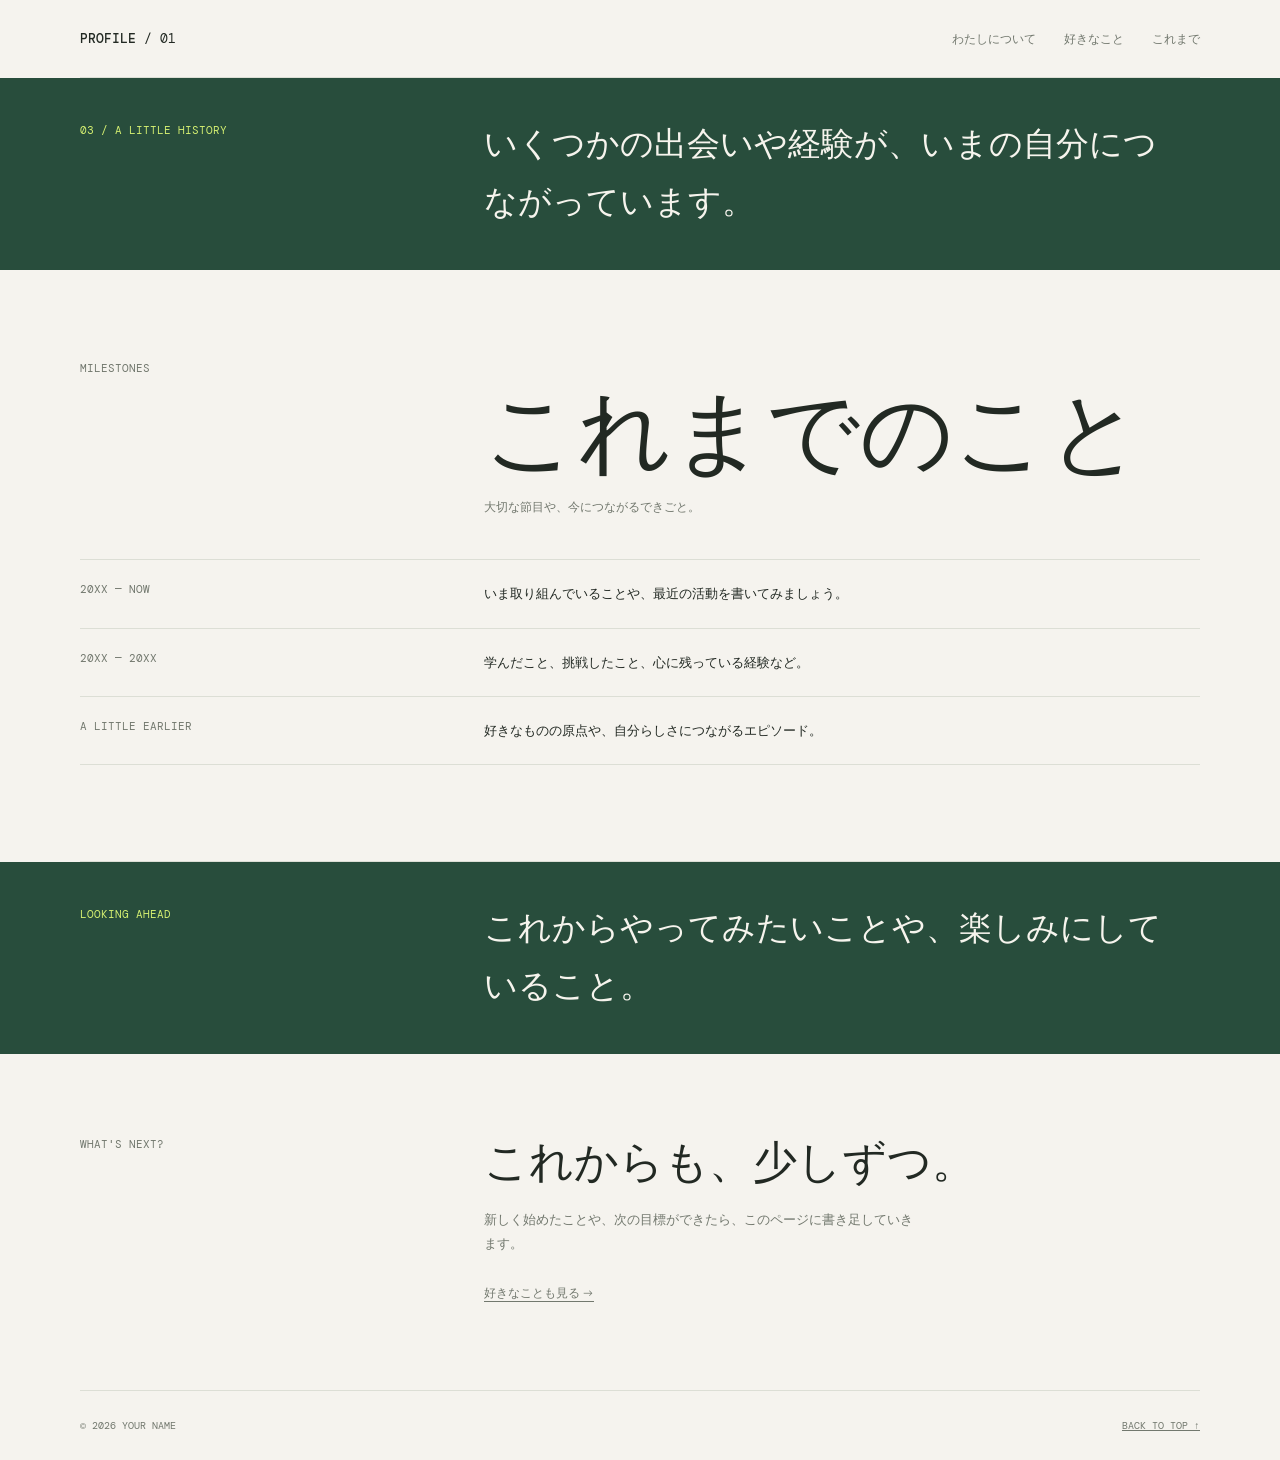
<file: history.html>
<!doctype html>
<html lang="ja">
<head>
	<meta charset="utf-8">
	<meta name="viewport" content="width=device-width, initial-scale=1">
	<meta name="theme-color" content="#f5f3ee">
	<meta name="description" content="これまでの経験や大切な節目を紹介します。">
	<title>これまで | 自己紹介</title>
	<link rel="preconnect" href="https://fonts.googleapis.com">
	<link rel="preconnect" href="https://fonts.gstatic.com" crossorigin>
	<link href="https://fonts.googleapis.com/css2?family=DM+Mono:wght@400;500&family=Manrope:wght@400;500;600;700;800&display=swap" rel="stylesheet">
	<link rel="stylesheet" href="main.css">
</head>
<body>
	<header class="page topbar">
		<a class="wordmark" href="index.html#top" aria-label="トップページへ"><strong>PROFILE</strong> / 01</a>
		<nav aria-label="メインナビゲーション"><a href="about.html">わたしについて</a><a href="interests.html">好きなこと</a><a href="history.html" aria-current="page">これまで</a></nav>
	</header>
	<main id="top">
		<section class="intro-band"><div class="page intro-inner"><div class="section-index">03 / A LITTLE HISTORY</div><p>いくつかの出会いや経験が、いまの自分につながっています。</p></div></section>
		<section class="page content-section">
			<div class="section-heading"><div class="section-index">MILESTONES</div><div><h1>これまでのこと</h1><p class="section-subtitle">大切な節目や、今につながるできごと。</p></div></div>
			<div class="timeline">
				<div class="timeline-row"><div class="meta">20XX — NOW</div><p>いま取り組んでいることや、最近の活動を書いてみましょう。</p></div>
				<div class="timeline-row"><div class="meta">20XX — 20XX</div><p>学んだこと、挑戦したこと、心に残っている経験など。</p></div>
				<div class="timeline-row"><div class="meta">A LITTLE EARLIER</div><p>好きなものの原点や、自分らしさにつながるエピソード。</p></div>
			</div>
		</section>
		<section class="intro-band"><div class="page intro-inner"><div class="section-index">LOOKING AHEAD</div><p>これからやってみたいことや、楽しみにしていること。</p></div></section>
		<section class="page contact-section"><div class="section-index">WHAT'S NEXT?</div><div class="contact-content"><h2>これからも、少しずつ。</h2><p>新しく始めたことや、次の目標ができたら、このページに書き足していきます。</p><a class="text-link" href="interests.html">好きなことも見る →</a></div></section>
	</main>
	<footer class="page"><span>© 2026 YOUR NAME</span><a href="#top">BACK TO TOP ↑</a></footer>
</body>
</html>
</file>
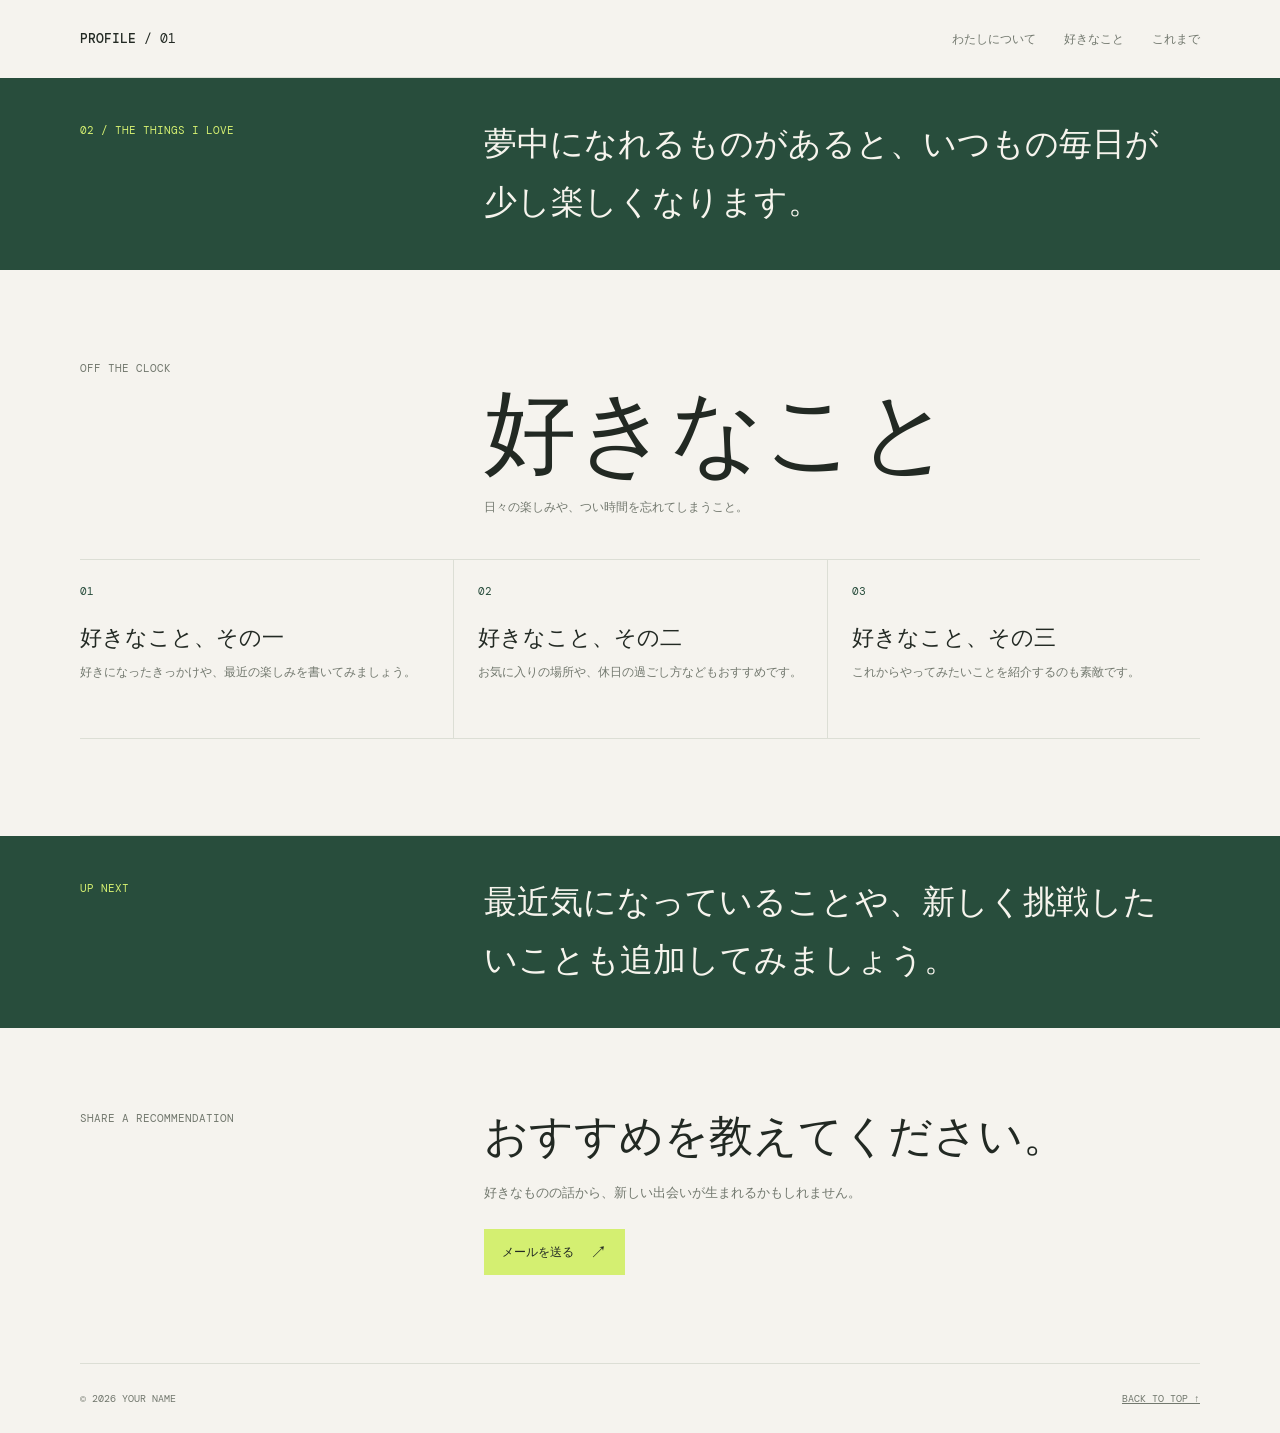
<file: interests.html>
<!doctype html>
<html lang="ja">
<head>
	<meta charset="utf-8">
	<meta name="viewport" content="width=device-width, initial-scale=1">
	<meta name="theme-color" content="#f5f3ee">
	<meta name="description" content="好きなことや日々の楽しみを紹介します。">
	<title>好きなこと | 自己紹介</title>
	<link rel="preconnect" href="https://fonts.googleapis.com">
	<link rel="preconnect" href="https://fonts.gstatic.com" crossorigin>
	<link href="https://fonts.googleapis.com/css2?family=DM+Mono:wght@400;500&family=Manrope:wght@400;500;600;700;800&display=swap" rel="stylesheet">
	<link rel="stylesheet" href="main.css">
</head>
<body>
	<header class="page topbar">
		<a class="wordmark" href="index.html#top" aria-label="トップページへ"><strong>PROFILE</strong> / 01</a>
		<nav aria-label="メインナビゲーション"><a href="about.html">わたしについて</a><a href="interests.html" aria-current="page">好きなこと</a><a href="history.html">これまで</a></nav>
	</header>
	<main id="top">
		<section class="intro-band"><div class="page intro-inner"><div class="section-index">02 / THE THINGS I LOVE</div><p>夢中になれるものがあると、いつもの毎日が少し楽しくなります。</p></div></section>
		<section class="page content-section">
			<div class="section-heading"><div class="section-index">OFF THE CLOCK</div><div><h1>好きなこと</h1><p class="section-subtitle">日々の楽しみや、つい時間を忘れてしまうこと。</p></div></div>
			<div class="interest-list">
				<article class="interest"><div class="interest-number">01</div><h3>好きなこと、その一</h3><p>好きになったきっかけや、最近の楽しみを書いてみましょう。</p></article>
				<article class="interest"><div class="interest-number">02</div><h3>好きなこと、その二</h3><p>お気に入りの場所や、休日の過ごし方などもおすすめです。</p></article>
				<article class="interest"><div class="interest-number">03</div><h3>好きなこと、その三</h3><p>これからやってみたいことを紹介するのも素敵です。</p></article>
			</div>
		</section>
		<section class="intro-band"><div class="page intro-inner"><div class="section-index">UP NEXT</div><p>最近気になっていることや、新しく挑戦したいことも追加してみましょう。</p></div></section>
		<section class="page contact-section"><div class="section-index">SHARE A RECOMMENDATION</div><div class="contact-content"><h2>おすすめを教えてください。</h2><p>好きなものの話から、新しい出会いが生まれるかもしれません。</p><a class="contact-link" href="mailto:hello@example.com">メールを送る <span aria-hidden="true">↗</span></a></div></section>
	</main>
	<footer class="page"><span>© 2026 YOUR NAME</span><a href="#top">BACK TO TOP ↑</a></footer>
</body>
</html>
</file>
<file: main.css>
:root {
	color-scheme: light;
	--paper: #f5f3ee;
	--ink: #222923;
	--muted: #72786e;
	--line: #dcded5;
	--green: #284d3c;
	--lime: #d4ef71;
	--serif: Georgia, "Yu Mincho", "Hiragino Mincho ProN", serif;
	--sans: "Manrope", "Hiragino Kaku Gothic ProN", "Yu Gothic", Meiryo, sans-serif;
	--mono: "DM Mono", "SFMono-Regular", Consolas, monospace;
}

* { box-sizing: border-box; }
html { scroll-behavior: smooth; }
body { margin: 0; background: var(--paper); color: var(--ink); font-family: var(--sans); -webkit-font-smoothing: antialiased; }
a { color: inherit; }
.page { width: min(1120px, calc(100% - 64px)); margin-inline: auto; }
.topbar { height: 78px; display: flex; justify-content: space-between; align-items: center; border-bottom: 1px solid var(--line); }
.wordmark { font-family: var(--mono); font-size: 13px; letter-spacing: 0; text-decoration: none; }
.wordmark strong { font-weight: 500; }
.topbar nav { display: flex; gap: 28px; }
.topbar nav a { color: var(--muted); font-size: 12px; text-decoration: none; transition: color 160ms ease; }
.topbar nav a:hover { color: var(--green); }

.hero { min-height: 650px; display: grid; grid-template-columns: 1.08fr .92fr; align-items: center; gap: 48px; padding-block: 64px 78px; }
.eyebrow, .section-index, .meta, .photo-note { font-family: var(--mono); font-size: 11px; letter-spacing: 0; }
.eyebrow { display: flex; align-items: center; gap: 10px; color: var(--green); }
.eyebrow::before { content: ""; width: 22px; height: 1px; background: currentColor; }
h1 { margin: 25px 0 17px; font-family: var(--serif); font-size: clamp(54px, 7.3vw, 92px); font-weight: 400; line-height: 1.04; letter-spacing: 0; }
h1 span { display: block; color: var(--green); }
.hero-copy { max-width: 435px; color: var(--muted); font-size: 14px; line-height: 2; }
.hero-actions { display: flex; align-items: center; gap: 23px; margin-top: 30px; }
.contact-link { display: inline-flex; min-height: 46px; align-items: center; gap: 16px; padding: 0 18px; background: var(--green); color: white; font-size: 12px; text-decoration: none; transition: background 160ms ease, transform 160ms ease; }
.contact-link:hover { background: #39644f; transform: translateY(-2px); }
.contact-link span { font-size: 17px; }
.text-link { color: var(--muted); font-size: 12px; text-underline-offset: 4px; }
.portrait-wrap { position: relative; width: 100%; max-width: 420px; justify-self: end; }
.portrait { display: block; width: 100%; aspect-ratio: 4 / 5; object-fit: cover; object-position: center 38%; filter: saturate(.76); background: #d9ddd0; }
.photo-note { position: absolute; right: -13px; bottom: 32px; padding: 11px 14px; background: var(--lime); color: var(--ink); font-size: 10px; transform: rotate(-3deg); }
.photo-caption { display: flex; justify-content: space-between; gap: 12px; margin-top: 12px; color: var(--muted); font-size: 10px; }

.intro-band { background: var(--green); color: #f6f4ed; }
.intro-inner { min-height: 190px; display: grid; grid-template-columns: 1fr 2fr; align-items: center; gap: 46px; padding-block: 38px; }
.intro-inner .section-index { align-self: start; padding-top: 7px; color: var(--lime); }
.intro-inner p { max-width: 700px; margin: 0; font-family: var(--serif); font-size: clamp(22px, 3vw, 33px); line-height: 1.75; }
.content-section { padding-block: 91px 96px; border-bottom: 1px solid var(--line); }
.section-heading { display: grid; grid-template-columns: 1fr 2fr; gap: 46px; margin-bottom: 43px; }
.section-index { color: var(--muted); }
h2 { margin: 0; font-family: var(--serif); font-size: 39px; font-weight: 400; line-height: 1.2; }
.section-subtitle { margin: 9px 0 0; color: var(--muted); font-size: 12px; }
.interest-list { display: grid; grid-template-columns: repeat(3, 1fr); border-top: 1px solid var(--line); }
.interest { min-height: 179px; padding: 24px 24px 18px 0; border-bottom: 1px solid var(--line); }
.interest + .interest { padding-left: 24px; border-left: 1px solid var(--line); }
.interest-number { color: var(--green); font-family: var(--mono); font-size: 11px; }
.interest h3 { margin: 25px 0 8px; font-family: var(--serif); font-size: 22px; font-weight: 400; }
.interest p { margin: 0; color: var(--muted); font-size: 12px; line-height: 1.8; }
.timeline { border-top: 1px solid var(--line); }
.timeline-row { display: grid; grid-template-columns: 1fr 2fr; gap: 46px; padding: 22px 0; border-bottom: 1px solid var(--line); }
.timeline-row .meta { color: var(--muted); }
.timeline-row p { margin: 0; font-size: 13px; line-height: 1.8; }
.contact-section { display: grid; grid-template-columns: 1fr 2fr; gap: 46px; padding-block: 83px 88px; }
.contact-content h2 { font-size: 44px; }
.contact-content p { max-width: 440px; margin: 17px 0 24px; color: var(--muted); font-size: 13px; line-height: 1.9; }
.contact-content .contact-link { background: var(--lime); color: var(--ink); }
.contact-content .contact-link:hover { background: #c5e35b; }
footer { min-height: 70px; display: flex; justify-content: space-between; align-items: center; gap: 16px; border-top: 1px solid var(--line); color: var(--muted); font-family: var(--mono); font-size: 10px; }
.reveal { animation: arrive 650ms both; }
.reveal-delay { animation-delay: 120ms; }
@keyframes arrive { from { opacity: 0; transform: translateY(12px); } to { opacity: 1; transform: translateY(0); } }
@media (max-width: 700px) {
	.page { width: min(100% - 40px, 540px); }
	.topbar { height: 66px; }
	.topbar nav { gap: 14px; }
	.topbar nav a { font-size: 10px; }
	.hero { min-height: auto; grid-template-columns: 1fr; gap: 34px; padding-block: 68px 55px; }
	h1 { font-size: clamp(56px, 14vw, 76px); }
	.hero-copy { max-width: 500px; }
	.portrait-wrap { width: min(82%, 370px); justify-self: center; margin-right: 8px; }
	.intro-inner, .section-heading, .timeline-row, .contact-section { grid-template-columns: 1fr; gap: 20px; }
	.intro-inner { padding-block: 30px; }
	.content-section { padding-block: 66px 69px; }
	.section-heading { margin-bottom: 30px; }
	h2 { font-size: 34px; }
	.interest-list { grid-template-columns: 1fr; }
	.interest { min-height: 0; padding: 19px 0 20px; }
	.interest + .interest { padding-left: 0; border-left: 0; }
	.interest h3 { margin-top: 16px; }
	.timeline-row { gap: 8px; padding-block: 17px; }
	.contact-section { padding-block: 65px 68px; }
}
@media (prefers-reduced-motion: reduce) {
	*, *::before, *::after { scroll-behavior: auto !important; animation-duration: .01ms !important; animation-iteration-count: 1 !important; transition-duration: .01ms !important; }
}
</file>
